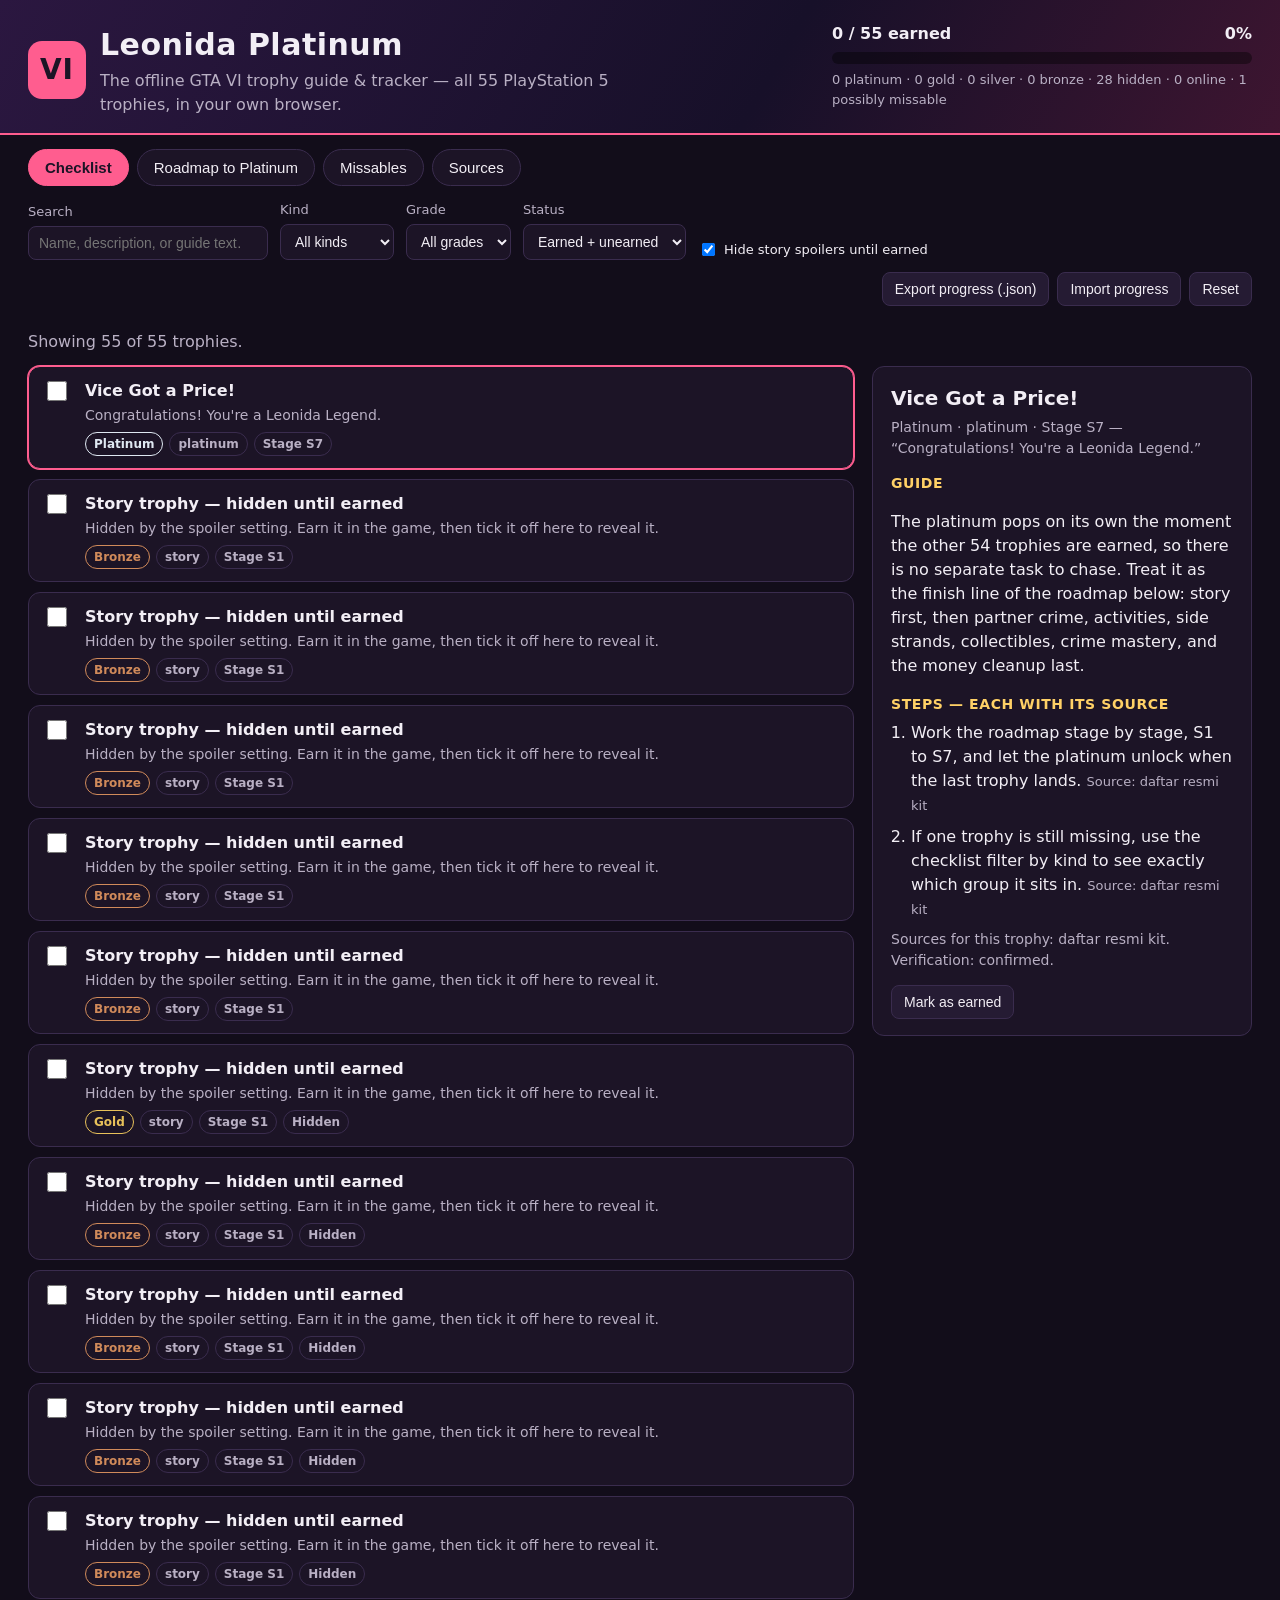
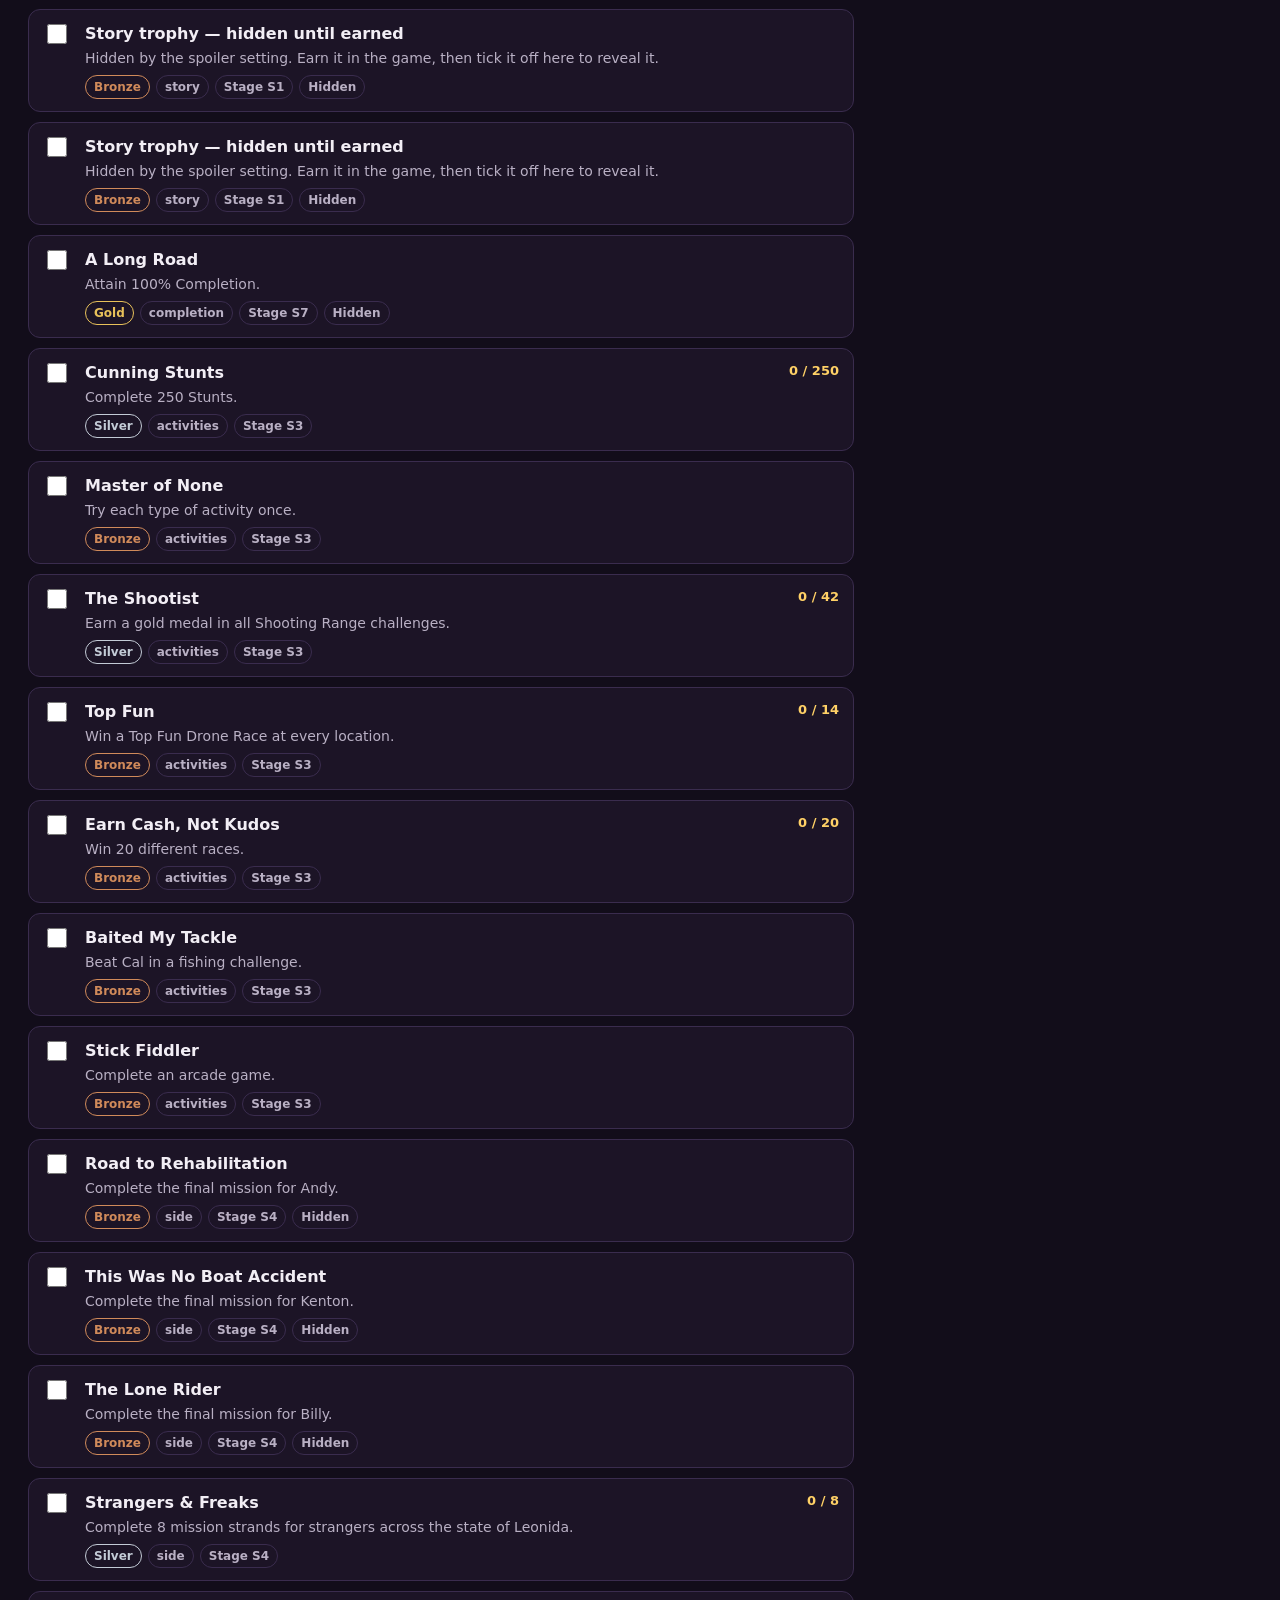
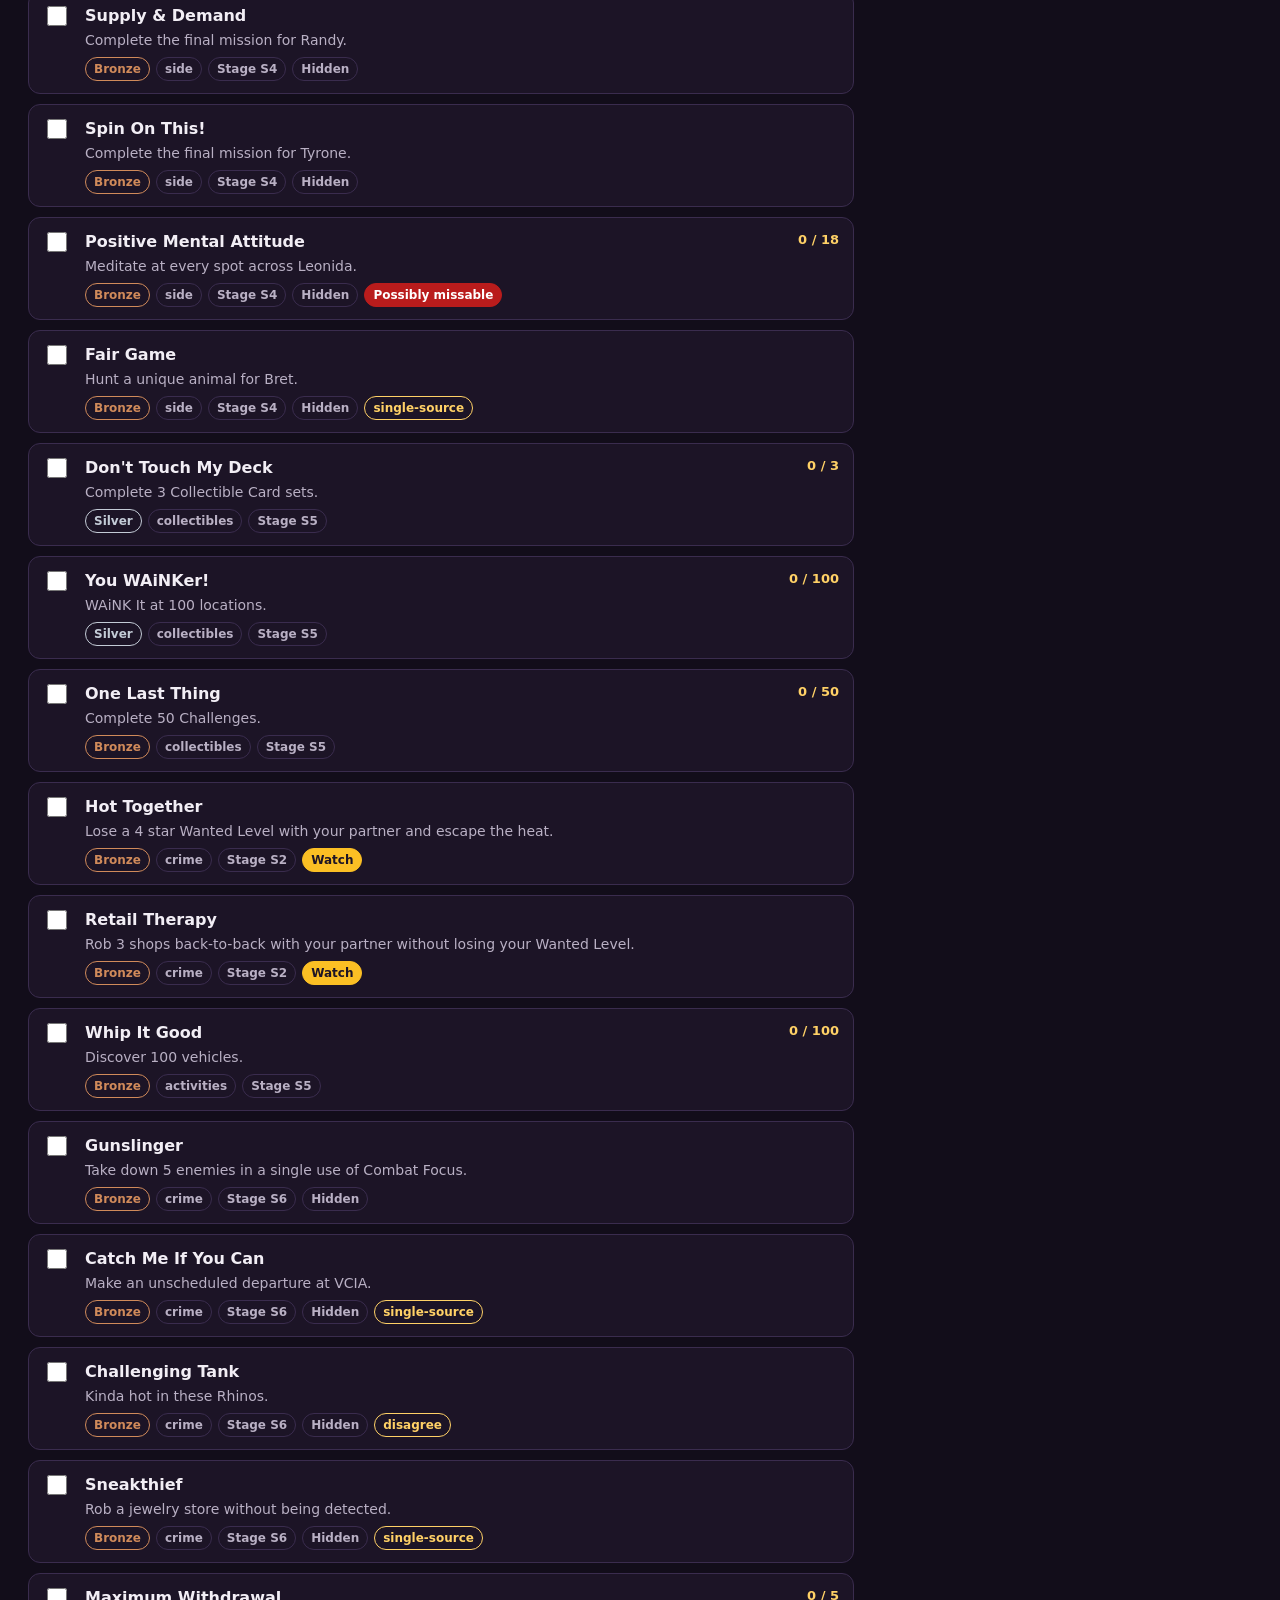
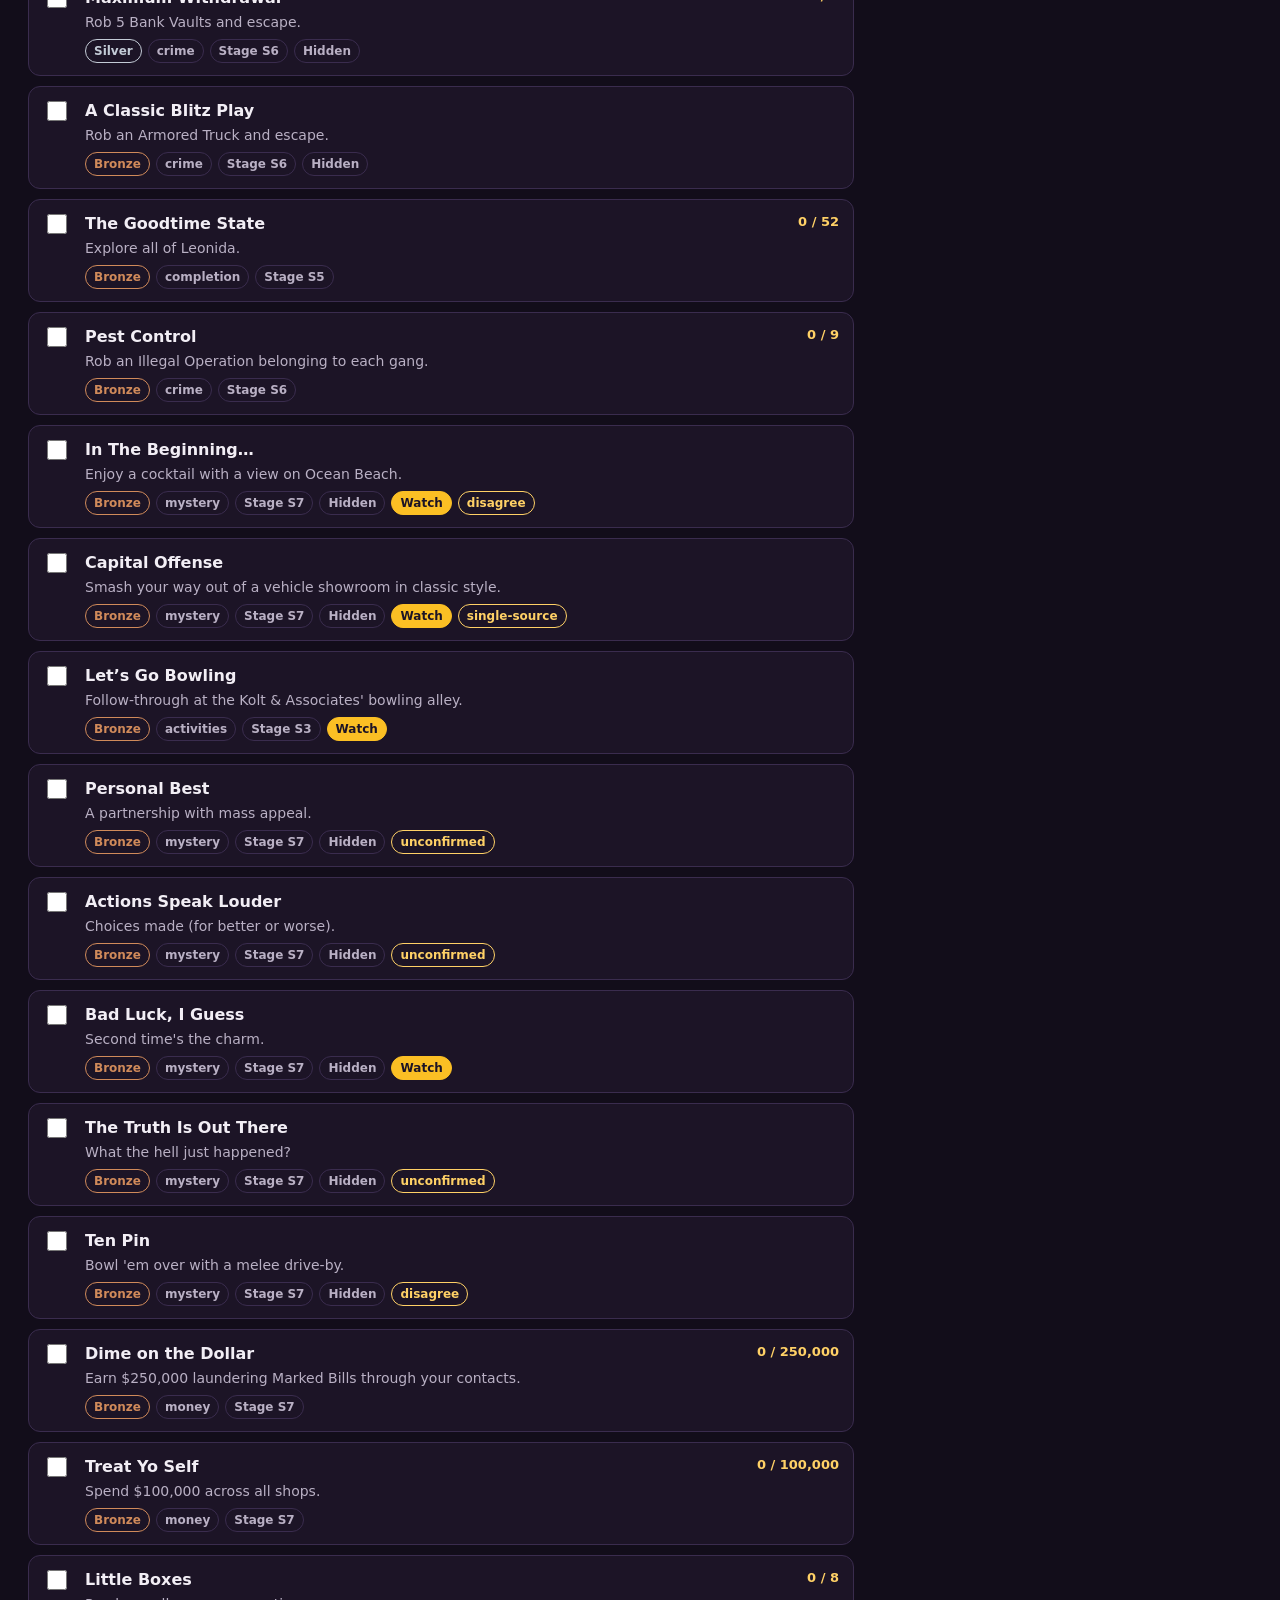
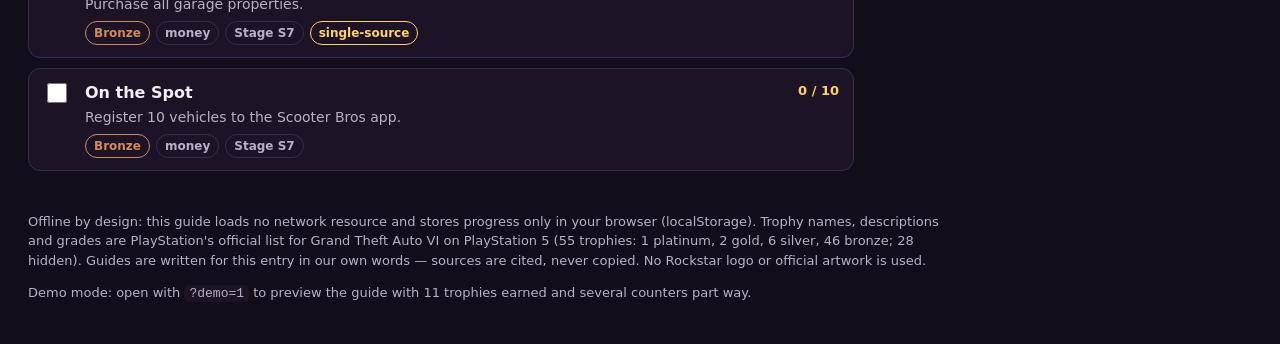
<file: app/index.html>
<!doctype html>
<html lang="en">
<head>
<meta charset="utf-8">
<meta name="viewport" content="width=device-width, initial-scale=1">
<meta name="description" content="Offline guide and tracker for all 55 Grand Theft Auto VI trophies on PlayStation 5: checklist, roadmap to the platinum, missables, and a sourced guide for every trophy.">
<title>Leonida Platinum — GTA VI Trophy Guide &amp; Tracker</title>
<link rel="stylesheet" href="style.css">
</head>
<body>
<header class="topbar">
  <div class="brand">
    <div class="brand-mark">VI</div>
    <div>
      <h1>Leonida Platinum</h1>
      <p class="tagline">The offline GTA VI trophy guide &amp; tracker — all 55 PlayStation 5 trophies, in your own browser.</p>
    </div>
  </div>
  <div class="progress-wrap" aria-label="Overall progress">
    <div class="progress-line"><span id="progressText">0 / 55 earned</span><span id="progressPct">0%</span></div>
    <div class="progress-bar"><div id="progressFill" style="width:0%"></div></div>
    <p class="progress-note"><span id="gradeCounts">0 platinum · 0 gold · 0 silver · 0 bronze</span> · 28 hidden · 0 online · 1 possibly missable</p>
  </div>
</header>

<nav class="views" aria-label="Guide views">
  <button class="view-btn is-active" data-view="checklist" type="button">Checklist</button>
  <button class="view-btn" data-view="roadmap" type="button">Roadmap to Platinum</button>
  <button class="view-btn" data-view="missables" type="button">Missables</button>
  <button class="view-btn" data-view="sources" type="button">Sources</button>
</nav>

<section class="toolbar" aria-label="Filters and save">
  <label class="search-box">Search <input id="searchInput" type="search" placeholder="Name, description, or guide text…" autocomplete="off"></label>
  <label>Kind
    <select id="kindFilter">
      <option value="all">All kinds</option>
      <option value="platinum">Platinum</option>
      <option value="story">Story</option>
      <option value="completion">Completion</option>
      <option value="activities">Activities</option>
      <option value="side">Side</option>
      <option value="collectibles">Collectibles</option>
      <option value="crime">Crime</option>
      <option value="mystery">Mystery</option>
      <option value="money">Money</option>
    </select>
  </label>
  <label>Grade
    <select id="gradeFilter">
      <option value="all">All grades</option>
      <option value="platinum">Platinum</option>
      <option value="gold">Gold</option>
      <option value="silver">Silver</option>
      <option value="bronze">Bronze</option>
    </select>
  </label>
  <label>Status
    <select id="statusFilter">
      <option value="all">Earned + unearned</option>
      <option value="earned">Earned only</option>
      <option value="unearned">Unearned only</option>
      <option value="missable">Missable / watch</option>
    </select>
  </label>
  <label class="spoiler-toggle"><input id="spoilerToggle" type="checkbox" checked> Hide story spoilers until earned</label>
  <div class="save-buttons">
    <button id="exportBtn" type="button">Export progress (.json)</button>
    <button id="importBtn" type="button">Import progress</button>
    <input id="importFile" type="file" accept="application/json,.json" hidden>
    <button id="resetBtn" type="button">Reset</button>
  </div>
</section>

<main>
  <section id="view-checklist" class="view is-active" aria-label="Trophy checklist">
    <p id="listSummary" class="list-summary"></p>
    <div class="layout">
      <ul id="trophyList" class="trophy-list"></ul>
      <aside id="detailPane" class="detail" aria-label="Selected trophy guide"></aside>
    </div>
  </section>

  <section id="view-roadmap" class="view" aria-label="Roadmap to the platinum">
    <h2>Roadmap to the platinum — seven stages, in order</h2>
    <p class="view-intro">Play in this order and nothing blocks the platinum: story first, then partner crime, activities, side strands, collectibles, crime mastery, and the money cleanup last. Each stage lists the trophies it unlocks, with the stage's own advice.</p>
    <div id="roadmapStages" class="stages"></div>
  </section>

  <section id="view-missables" class="view" aria-label="Missable trophies">
    <h2>Missables — read this before Chapter 1 ends</h2>
    <p class="view-intro">Only one trophy can truly be missed. Six more are flagged watch: they are not missable in the strict sense, but they fail if you do them in the wrong order or without the right setup. Everything else can be finished after the story.</p>
    <div id="missableList" class="missables"></div>
  </section>

  <section id="view-sources" class="view" aria-label="Sources and verification">
    <h2>Sources — where each fact comes from</h2>
    <p class="view-intro">Every guide step names its source beside it. Names, descriptions and grades come from the official PlayStation list as published before this guide was written. Where the sources disagree, or where only one source speaks, the guide says so instead of pretending to be certain.</p>
    <div id="sourceList" class="sources"></div>
    <h3>How sure are we?</h3>
    <p class="view-intro" id="verifySummary"></p>
    <ul class="verify-list">
      <li><strong>Confirmed</strong> — several sources agree, and the step follows the official description.</li>
      <li><strong>Watch</strong> — doable any time, but the setup or order matters; read the warning first.</li>
      <li><strong>Disagree</strong> — the sources used here give different methods; the guide names the conflict.</li>
      <li><strong>Unconfirmed</strong> — the official description is vague and no source pins the method down yet.</li>
      <li><strong>Single-source</strong> — only one of the eight sources covers this trophy; treat it as a lead.</li>
    </ul>
  </section>
</main>

<footer class="footnote">
  <p>Offline by design: this guide loads no network resource and stores progress only in your browser (localStorage). Trophy names, descriptions and grades are PlayStation's official list for Grand Theft Auto VI on PlayStation 5 (55 trophies: 1 platinum, 2 gold, 6 silver, 46 bronze; 28 hidden). Guides are written for this entry in our own words — sources are cited, never copied. No Rockstar logo or official artwork is used.</p>
  <p>Demo mode: open with <code>?demo=1</code> to preview the guide with 11 trophies earned and several counters part way.</p>
</footer>

<script src="app.js"></script>
</body>
</html>
</file>
<file: app/style.css>
/* Leonida Platinum — a dark Vice-neon look of our own: deep plum panels, a
   coral-pink accent, and medal colours that read at a glance. No web fonts,
   no images, no network: every colour is a plain CSS value. */
:root {
  --ink: #f2eef5;
  --ink-dim: #b9b0c4;
  --panel: #1c1426;
  --panel-soft: #251b33;
  --panel-line: #3a2c4e;
  --page: #120d1a;
  --accent: #ff5d8f;
  --accent-soft: #ffd166;
  --good: #4ade80;
  --warn: #fbbf24;
  --platinum: #dfe8f2;
  --gold: #e8c15a;
  --silver: #c3cbd6;
  --bronze: #d08a5a;
  --radius: 12px;
}
* { box-sizing: border-box; }
body {
  margin: 0;
  background: var(--page);
  color: var(--ink);
  font-family: "Segoe UI", system-ui, -apple-system, Arial, sans-serif;
  line-height: 1.5;
}
.topbar {
  display: flex;
  flex-wrap: wrap;
  gap: 24px;
  justify-content: space-between;
  align-items: flex-start;
  padding: 22px 28px 16px;
  background: linear-gradient(120deg, #2b1740, #171029 60%, #3d1530);
  border-bottom: 2px solid var(--accent);
}
.brand { display: flex; gap: 14px; align-items: center; }
.brand-mark {
  width: 58px; height: 58px;
  display: grid; place-items: center;
  border-radius: 14px;
  background: var(--accent);
  color: #1c1426;
  font-size: 28px; font-weight: 800; letter-spacing: 1px;
}
.brand h1 { margin: 0; font-size: 30px; letter-spacing: .5px; }
.tagline { margin: 2px 0 0; color: var(--ink-dim); max-width: 560px; }
.progress-wrap { min-width: 280px; max-width: 420px; flex: 1; }
.progress-line { display: flex; justify-content: space-between; font-weight: 700; }
.progress-bar { height: 12px; border-radius: 8px; background: #00000066; overflow: hidden; margin: 6px 0; }
#progressFill { height: 100%; background: linear-gradient(90deg, var(--accent), var(--accent-soft)); transition: width .3s; }
.progress-note { margin: 0; font-size: 13px; color: var(--ink-dim); }
.views { display: flex; gap: 8px; flex-wrap: wrap; padding: 14px 28px 0; }
.view-btn {
  border: 1px solid var(--panel-line);
  background: var(--panel);
  color: var(--ink);
  padding: 9px 16px; border-radius: 999px;
  font-size: 15px; cursor: pointer;
}
.view-btn.is-active { background: var(--accent); border-color: var(--accent); color: #1c1426; font-weight: 700; }
.toolbar {
  display: flex; flex-wrap: wrap; gap: 12px; align-items: end;
  padding: 14px 28px;
}
.toolbar label { display: flex; flex-direction: column; gap: 4px; font-size: 13px; color: var(--ink-dim); }
.toolbar input[type="search"], .toolbar select {
  background: var(--panel);
  color: var(--ink);
  border: 1px solid var(--panel-line);
  border-radius: 8px;
  padding: 8px 10px;
  font-size: 14px;
}
.search-box input { min-width: 240px; }
.spoiler-toggle { flex-direction: row !important; align-items: center; gap: 6px !important; color: var(--ink) !important; }
.save-buttons { display: flex; gap: 8px; margin-left: auto; }
.save-buttons button, .stepper button, .detail button {
  border: 1px solid var(--panel-line);
  background: var(--panel-soft);
  color: var(--ink);
  padding: 8px 12px; border-radius: 8px;
  font-size: 14px; cursor: pointer;
}
.save-buttons button:hover, .stepper button:hover { border-color: var(--accent); }
main { padding: 4px 28px 28px; }
.view { display: none; }
.view.is-active { display: block; }
.view h2 { margin: 10px 0 4px; font-size: 24px; }
.view-intro { color: var(--ink-dim); max-width: 820px; }
.list-summary { color: var(--ink-dim); margin: 6px 0 12px; }
.layout { display: grid; grid-template-columns: minmax(0, 1fr) 380px; gap: 18px; align-items: start; }

.trophy-list { list-style: none; margin: 0; padding: 0; display: grid; gap: 10px; }
.trophy-row {
  display: grid;
  grid-template-columns: 30px 1fr auto;
  gap: 12px;
  align-items: start;
  background: var(--panel);
  border: 1px solid var(--panel-line);
  border-radius: var(--radius);
  padding: 12px 14px;
  cursor: pointer;
}
.trophy-row:hover { border-color: var(--accent); }
.trophy-row.is-selected { border-color: var(--accent); box-shadow: 0 0 0 1px var(--accent); }
.trophy-row.is-earned { border-color: #2f6b45; }
.trophy-row input[type="checkbox"] { width: 20px; height: 20px; margin-top: 2px; accent-color: var(--accent); cursor: pointer; }
.trophy-name { font-weight: 700; font-size: 16px; }
.trophy-row.is-earned .trophy-name { color: var(--good); }
.trophy-desc { color: var(--ink-dim); font-size: 14px; margin-top: 2px; }
.trophy-meta { display: flex; flex-wrap: wrap; gap: 6px; margin-top: 6px; }
.chip {
  font-size: 12px; font-weight: 700;
  border: 1px solid var(--panel-line);
  border-radius: 999px; padding: 2px 8px;
  color: var(--ink-dim);
}
.chip.grade-platinum { color: var(--platinum); border-color: var(--platinum); }
.chip.grade-gold { color: var(--gold); border-color: var(--gold); }
.chip.grade-silver { color: var(--silver); border-color: var(--silver); }
.chip.grade-bronze { color: var(--bronze); border-color: var(--bronze); }
.chip.flag-missable { color: #fff; background: #b91c1c; border-color: #b91c1c; }
.chip.flag-watch { color: #1c1426; background: var(--warn); border-color: var(--warn); }
.chip.flag-hidden { color: var(--ink-dim); }
.chip.flag-status { color: var(--accent-soft); border-color: var(--accent-soft); }
.trophy-count { font-size: 13px; color: var(--accent-soft); font-weight: 700; text-align: right; white-space: nowrap; }
.detail {
  position: sticky; top: 12px;
  background: var(--panel);
  border: 1px solid var(--panel-line);
  border-radius: var(--radius);
  padding: 16px 18px;
}
.detail h3 { margin: 0 0 4px; font-size: 20px; }
.detail .official { color: var(--ink-dim); font-size: 14px; margin: 0 0 10px; }
.detail h4 { margin: 14px 0 6px; font-size: 14px; text-transform: uppercase; letter-spacing: .6px; color: var(--accent-soft); }
.detail ol { margin: 0; padding-left: 20px; }
.detail li { margin-bottom: 8px; }
.detail .step-source { color: var(--ink-dim); font-size: 13px; }
.stepper { display: flex; align-items: center; gap: 10px; margin: 8px 0; }
.stepper button { min-width: 38px; font-size: 18px; font-weight: 700; }
.stepper output { font-size: 18px; font-weight: 700; min-width: 110px; text-align: center; }
.stages { display: grid; gap: 12px; margin-top: 12px; }
.stage {
  background: var(--panel);
  border: 1px solid var(--panel-line);
  border-left: 5px solid var(--accent);
  border-radius: var(--radius);
  padding: 14px 16px;
}
.stage h3 { margin: 0 0 4px; }
.stage .stage-trophies { display: flex; flex-wrap: wrap; gap: 6px; margin-top: 8px; }
.missables { display: grid; gap: 12px; margin-top: 12px; }
.missable-card {
  background: var(--panel);
  border: 1px solid #b91c1c;
  border-radius: var(--radius);
  padding: 14px 16px;
}
.missable-card.watch-only { border-color: var(--warn); }
.missable-card h3 { margin: 0 0 4px; }
.sources { display: grid; gap: 10px; margin-top: 12px; }
.source-row {
  display: grid; grid-template-columns: 180px 1fr;
  gap: 12px;
  background: var(--panel);
  border: 1px solid var(--panel-line);
  border-radius: var(--radius);
  padding: 12px 14px;
}
.source-row strong { font-size: 16px; }
.verify-list { max-width: 820px; }
.footnote { padding: 0 28px 28px; color: var(--ink-dim); font-size: 13px; max-width: 980px; }
.footnote code { background: var(--panel); padding: 1px 5px; border-radius: 5px; }
.empty-note { color: var(--ink-dim); padding: 18px; }
@media (max-width: 900px) {
  .layout { grid-template-columns: 1fr; }
  .detail { position: static; }
  .source-row { grid-template-columns: 1fr; }
}
</file>
